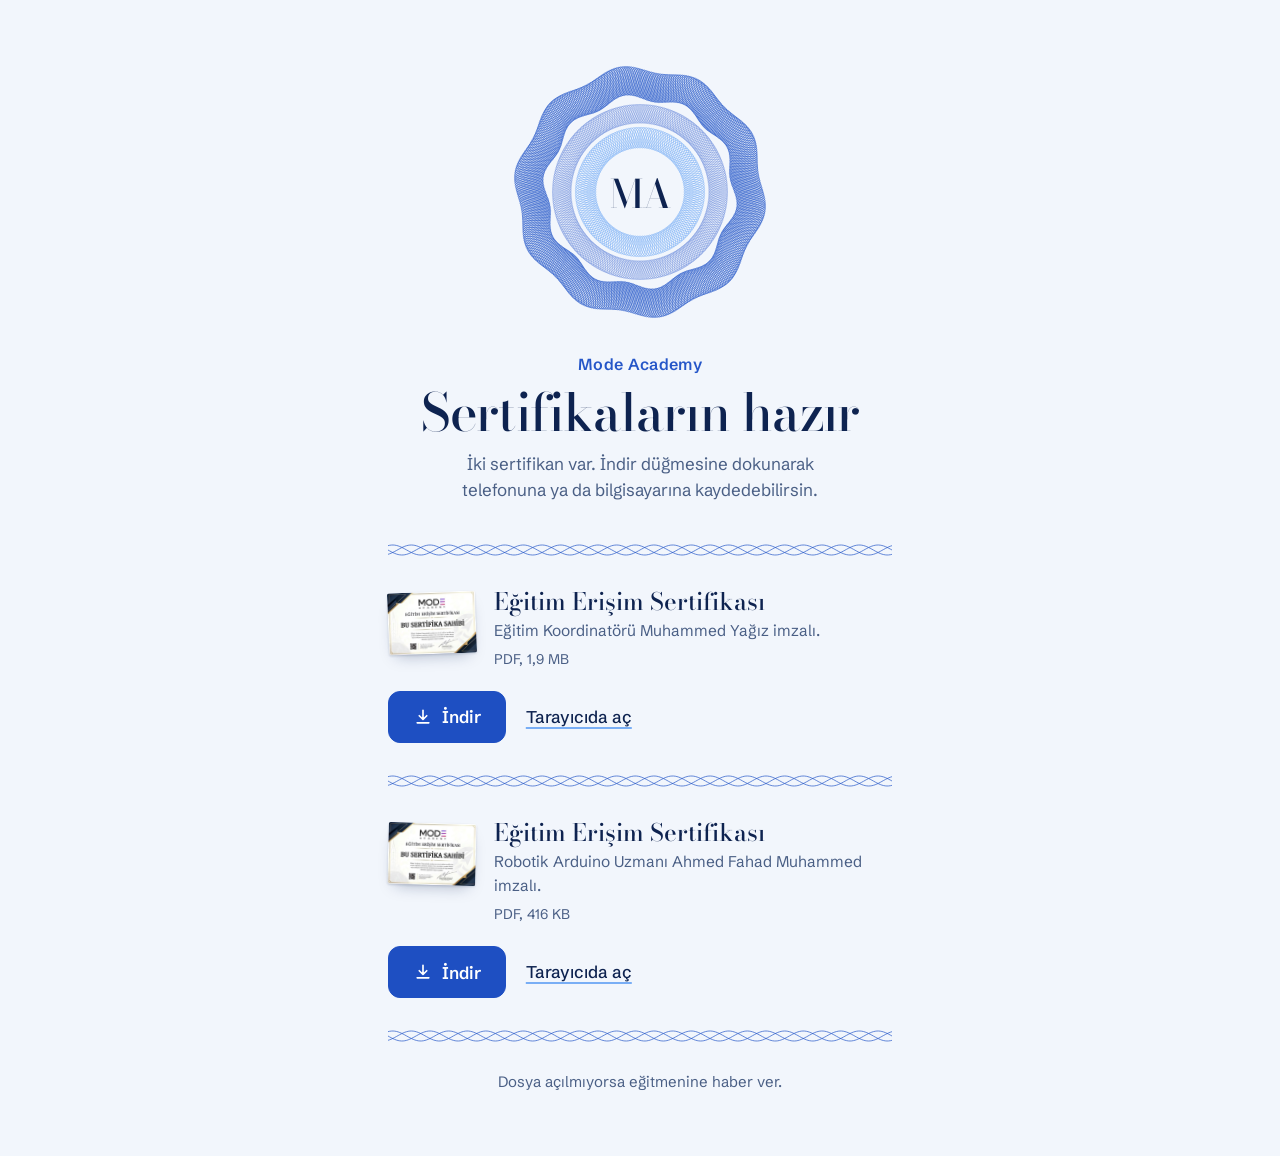
<file: index.html>
<!doctype html>
<html lang="tr">
<head>
  <meta charset="utf-8">
  <meta name="viewport" content="width=device-width, initial-scale=1">
  <title>Mode Academy Sertifikalar</title>
  <meta name="description" content="Katılım ve başarı sertifikalarını indir.">
  <meta name="theme-color" content="#f2f6fc" media="(prefers-color-scheme: light)">
  <meta name="theme-color" content="#0a1530" media="(prefers-color-scheme: dark)">
  <link rel="preconnect" href="https://fonts.googleapis.com">
  <link rel="preconnect" href="https://fonts.gstatic.com" crossorigin>
  <link rel="stylesheet" href="https://fonts.googleapis.com/css2?family=Bodoni+Moda:opsz,wght@6..96,400..600&family=Schibsted+Grotesk:wght@400;500;600&display=swap">
  <link rel="stylesheet" href="assets/style.css">
</head>
<body>
  <main class="page">
    <header class="hero">
      <svg class="rosette" data-guilloche="rosette" aria-hidden="true"></svg>
      <!-- Kurum adı -->
      <p class="org">Mode Academy</p>
      <h1>Sertifikaların hazır</h1>
      <p class="lead">İki sertifikan var. İndir düğmesine dokunarak telefonuna ya da bilgisayarına kaydedebilirsin.</p>
    </header>

    <!-- Sertifika dosyaları "sertifikalar" klasöründe. Aynı adla yeni PDF koyarsan site onu indirir. -->
    <section class="certs" aria-label="Sertifikalar">
      <svg class="wave" data-guilloche="wave" aria-hidden="true"></svg>

      <article class="cert">
        <img class="cert-thumb" src="assets/onizleme-koordinator.jpg" alt="" width="360" height="255">
        <div>
          <h2>Eğitim Erişim Sertifikası</h2>
          <p>Eğitim Koordinatörü Muhammed Yağız imzalı.</p>
          <p class="cert-file" data-file-info>PDF dosyası</p>
        </div>
        <div class="cert-actions">
          <a class="btn" href="sertifikalar/mode-sertifika-koordinator.pdf" download="Mode-Academy-Sertifika-Koordinator.pdf" data-download data-name="Koordinatör imzalı sertifika">
            <svg class="i-down" viewBox="0 0 24 24" fill="none" stroke="currentColor" stroke-width="2" stroke-linecap="round" stroke-linejoin="round" aria-hidden="true"><path d="M12 4v11m0 0-4.5-4.5M12 15l4.5-4.5M5 19h14"/></svg>
            <svg class="i-check" viewBox="0 0 24 24" fill="none" stroke="currentColor" stroke-width="2" stroke-linecap="round" stroke-linejoin="round" aria-hidden="true"><path d="m5 12.5 4.5 4.5L19 7.5"/></svg>
            <span>İndir</span>
          </a>
          <a class="link" href="sertifikalar/mode-sertifika-koordinator.pdf" target="_blank" rel="noopener">Tarayıcıda aç</a>
        </div>
      </article>

      <svg class="wave" data-guilloche="wave" aria-hidden="true"></svg>

      <article class="cert">
        <img class="cert-thumb" src="assets/onizleme-egitmen.jpg" alt="" width="360" height="255">
        <div>
          <h2>Eğitim Erişim Sertifikası</h2>
          <p>Robotik Arduino Uzmanı Ahmed Fahad Muhammed imzalı.</p>
          <p class="cert-file" data-file-info>PDF dosyası</p>
        </div>
        <div class="cert-actions">
          <a class="btn" href="sertifikalar/mode-sertifika-egitmen.pdf" download="Mode-Academy-Sertifika-Egitmen.pdf" data-download data-name="Eğitmen imzalı sertifika">
            <svg class="i-down" viewBox="0 0 24 24" fill="none" stroke="currentColor" stroke-width="2" stroke-linecap="round" stroke-linejoin="round" aria-hidden="true"><path d="M12 4v11m0 0-4.5-4.5M12 15l4.5-4.5M5 19h14"/></svg>
            <svg class="i-check" viewBox="0 0 24 24" fill="none" stroke="currentColor" stroke-width="2" stroke-linecap="round" stroke-linejoin="round" aria-hidden="true"><path d="m5 12.5 4.5 4.5L19 7.5"/></svg>
            <span>İndir</span>
          </a>
          <a class="link" href="sertifikalar/mode-sertifika-egitmen.pdf" target="_blank" rel="noopener">Tarayıcıda aç</a>
        </div>
      </article>

      <svg class="wave" data-guilloche="wave" aria-hidden="true"></svg>
    </section>

    <footer class="foot">
      <p>Dosya açılmıyorsa eğitmenine haber ver.</p>
    </footer>

    <p class="visually-hidden" id="durum" aria-live="polite"></p>
  </main>

  <script src="assets/guilloche.js"></script>
  <script src="assets/app.js"></script>
</body>
</html>
</file>
<file: assets/style.css>
/* Mode Academy renkleri ve yazı tipleri. Renkler buradan değiştirilebilir. */
:root {
  --paper: #f2f6fc;
  --card: #ffffff;
  --ink: #0e2350;
  --ink-soft: #4a5f85;
  --line: #2556c8;
  --accent: #79aef5;
  --brand: #1e4fc2;
  --on-brand: #ffffff;
  --rule: #d3deef;
  --warn: #9a5b00;
  --shadow: 14 35 80;
  --display: "Bodoni Moda", "Palatino Linotype", Georgia, serif;
  --text: "Schibsted Grotesk", "Segoe UI", system-ui, sans-serif;
  color-scheme: light dark;
}

@media (prefers-color-scheme: dark) {
  :root {
    --paper: #0a1530;
    --card: #13234a;
    --ink: #e6edfa;
    --ink-soft: #9fb2d6;
    --line: #5b8ff0;
    --accent: #8cc0ff;
    --brand: #3b6bdb;
    --rule: #22355f;
    --warn: #e6ad55;
    --shadow: 0 0 0;
  }
}

* {
  box-sizing: border-box;
}

html {
  -webkit-text-size-adjust: 100%;
}

body {
  margin: 0;
  background: var(--paper);
  color: var(--ink);
  font: 400 1.0625rem/1.55 var(--text);
}

:focus-visible {
  outline: 3px solid var(--line);
  outline-offset: 3px;
}

.visually-hidden {
  position: absolute;
  width: 1px;
  height: 1px;
  overflow: hidden;
  clip-path: inset(50%);
  white-space: nowrap;
}

/* Gilyoş çizgileri */
[data-guilloche] path {
  fill: none;
  stroke-width: 0.7;
}

.g-line {
  stroke: var(--line);
}

.g-soft {
  opacity: 0.5;
}

.g-accent {
  stroke: var(--accent);
}

.g-thin {
  stroke-width: 1;
  vector-effect: non-scaling-stroke;
}

.monogram {
  fill: var(--ink);
  font-family: var(--display);
  font-weight: 500;
  text-anchor: middle;
  dominant-baseline: central;
  letter-spacing: -0.02em;
}

/* Öğrenci sayfası */
.page {
  max-width: 34rem;
  margin: 0 auto;
  padding: 1.75rem 1.25rem 3rem;
}

.hero {
  text-align: center;
}

.rosette {
  display: block;
  width: min(70vw, 17rem);
  height: auto;
  aspect-ratio: 1;
  margin: 0 auto 1.5rem;
}

.rosette path {
  stroke-dasharray: 1 1;
  stroke-dashoffset: 1;
  animation: draw 2.2s cubic-bezier(0.45, 0, 0.2, 1) forwards;
  animation-delay: calc(var(--i) * 40ms);
}

.rosette .monogram {
  font-size: 46px;
  opacity: 0;
  animation: appear 0.8s ease-out 2s forwards;
}

@keyframes draw {
  to {
    stroke-dashoffset: 0;
  }
}

@keyframes appear {
  to {
    opacity: 1;
  }
}

.org {
  margin: 0 0 0.5rem;
  color: var(--line);
  font-size: 1rem;
  font-weight: 600;
  letter-spacing: 0.02em;
}

h1 {
  margin: 0 0 0.75rem;
  font-family: var(--display);
  font-size: clamp(2.375rem, 10.5vw, 3.25rem);
  font-weight: 500;
  font-optical-sizing: auto;
  line-height: 1.04;
  letter-spacing: -0.015em;
  text-wrap: balance;
}

.lead {
  max-width: 25rem;
  margin: 0 auto;
  color: var(--ink-soft);
  text-wrap: pretty;
}

.certs {
  margin-top: 2.25rem;
}

.wave {
  display: block;
  width: 100%;
  height: 1.25rem;
}

.cert {
  display: grid;
  grid-template-columns: 5.5rem 1fr;
  column-gap: 1.125rem;
  row-gap: 1.25rem;
  align-items: start;
  padding: 1.75rem 0;
}

.cert-thumb {
  display: block;
  width: 100%;
  height: auto;
  aspect-ratio: 88 / 62;
  object-fit: cover;
  margin-top: 0.25rem;
  border-radius: 2px;
  background: var(--card);
  box-shadow: 0 1px 2px rgb(var(--shadow) / 0.14), 0 8px 16px -8px rgb(var(--shadow) / 0.35);
  transform: rotate(-2deg);
}

.cert + .wave + .cert .cert-thumb {
  transform: rotate(1.5deg);
}

.cert h2 {
  margin: 0 0 0.25rem;
  font-family: var(--display);
  font-size: 1.5rem;
  font-weight: 500;
  line-height: 1.15;
}

.cert p {
  margin: 0;
  color: var(--ink-soft);
  font-size: 0.96875rem;
}

.cert .cert-file {
  margin-top: 0.375rem;
  font-size: 0.875rem;
}

.cert-actions {
  grid-column: 1 / -1;
  display: flex;
  align-items: center;
  gap: 1.25rem;
}

.btn {
  display: inline-flex;
  flex: 1 1 auto;
  align-items: center;
  justify-content: center;
  gap: 0.55rem;
  min-height: 3.25rem;
  padding: 0 1.5rem;
  border: 1.5px solid var(--brand);
  border-radius: 0.75rem;
  background: var(--brand);
  color: var(--on-brand);
  font: 600 1.0625rem/1 var(--text);
  text-decoration: none;
  cursor: pointer;
  transition: background-color 0.2s, color 0.2s, transform 0.1s;
}

.btn:active {
  transform: scale(0.98);
}

.btn svg {
  width: 1.25rem;
  height: 1.25rem;
  flex: none;
}

.btn .i-check,
.btn.is-done .i-down {
  display: none;
}

.btn.is-done .i-check {
  display: block;
}

.btn.is-done,
.btn-quiet {
  background: transparent;
  color: var(--ink);
}

.btn:disabled {
  opacity: 0.4;
  cursor: not-allowed;
}

.link {
  padding: 0.5rem 0;
  color: var(--ink);
  font-weight: 500;
  text-decoration: underline;
  text-decoration-color: var(--accent);
  text-decoration-thickness: 2px;
  text-underline-offset: 0.25em;
  white-space: nowrap;
}

.foot {
  margin-top: 1.5rem;
  color: var(--ink-soft);
  font-size: 0.9375rem;
  text-align: center;
}

@media (min-width: 40rem) {
  .page {
    padding-top: 3.5rem;
  }

  .cert-actions .btn {
    flex: 0 0 auto;
  }
}

/* QR sayfası */
.qr-page {
  display: grid;
  gap: 2.5rem;
  max-width: 66rem;
  margin: 0 auto;
  padding: 2rem 1.25rem 3rem;
}

.panel h1 {
  font-size: clamp(2.25rem, 8vw, 2.75rem);
}

.panel > p {
  margin: 0 0 1.75rem;
  color: var(--ink-soft);
}

.field label {
  display: block;
  margin-bottom: 0.5rem;
  font-weight: 600;
}

.field input {
  width: 100%;
  min-height: 3.25rem;
  padding: 0 1rem;
  border: 1.5px solid var(--rule);
  border-radius: 0.75rem;
  background: var(--card);
  color: var(--ink);
  font: 400 1rem/1 var(--text);
}

.field input:focus-visible {
  border-color: var(--line);
  outline-offset: 1px;
}

.hint {
  min-height: 3em;
  margin: 0.625rem 0 1.25rem;
  color: var(--ink-soft);
  font-size: 0.9375rem;
}

.hint[data-state="warn"] {
  color: var(--warn);
}

.panel-actions {
  display: flex;
  flex-wrap: wrap;
  gap: 0.75rem;
}

.panel .preview {
  display: inline-block;
  margin-top: 1.5rem;
}

/* Afiş her zaman kâğıt renginde kalır, çünkü yazdırılacak. */
.poster {
  --ink: #0e2350;
  --ink-soft: #4a5f85;
  --line: #2556c8;
  --accent: #79aef5;
  position: relative;
  display: flex;
  flex-direction: column;
  align-items: center;
  width: 100%;
  max-width: 30rem;
  aspect-ratio: 210 / 297;
  margin: 0 auto;
  padding: 15% 13% 0;
  background: #fff;
  color: var(--ink);
  text-align: center;
  box-shadow: 0 1px 2px rgb(14 35 80 / 0.12), 0 24px 48px -24px rgb(14 35 80 / 0.4);
  container-type: inline-size;
}

.poster-frame {
  position: absolute;
  inset: 0;
  width: 100%;
  height: 100%;
}

.poster-frame path {
  stroke-width: 0.25;
}

.poster-frame .monogram {
  font-size: 6.5px;
}

.poster > :not(svg) {
  position: relative;
}

.poster .org {
  margin-bottom: 1.5cqw;
  font-size: 3.8cqw;
}

.poster h2 {
  margin: 0 0 2.5cqw;
  font-family: var(--display);
  font-size: 12cqw;
  font-weight: 500;
  line-height: 1;
  letter-spacing: -0.015em;
}

.poster-lead {
  max-width: 62cqw;
  margin: 0 0 6cqw;
  color: var(--ink-soft);
  font-size: 3.9cqw;
  line-height: 1.45;
}

.qr {
  display: grid;
  place-items: center;
  width: 56cqw;
  aspect-ratio: 1;
}

.qr svg {
  display: block;
  width: 100%;
  height: 100%;
}

.qr-empty {
  display: grid;
  place-items: center;
  width: 100%;
  height: 100%;
  margin: 0;
  padding: 10%;
  border: 1.5px dashed #d3deef;
  border-radius: 2cqw;
  color: var(--ink-soft);
  font-size: 3.6cqw;
}

.poster-url {
  margin: 3cqw 0 0;
  color: var(--ink-soft);
  font-size: 3.2cqw;
  word-break: break-all;
}

@media (min-width: 54rem) {
  .qr-page {
    grid-template-columns: 22rem 1fr;
    align-items: start;
    padding-top: 3.5rem;
  }
}

@media print {
  @page {
    size: A4 portrait;
    margin: 0;
  }

  * {
    -webkit-print-color-adjust: exact;
    print-color-adjust: exact;
  }

  body {
    background: #fff;
  }

  .no-print {
    display: none !important;
  }

  .qr-page {
    display: block;
    max-width: none;
    padding: 0;
  }

  .poster {
    width: 210mm;
    max-width: none;
    height: 297mm;
    box-shadow: none;
  }
}

@media (prefers-reduced-motion: reduce) {
  .rosette path {
    animation: none;
    stroke-dashoffset: 0;
  }

  .rosette .monogram {
    animation: none;
    opacity: 1;
  }

  .btn {
    transition: none;
  }
}
</file>
